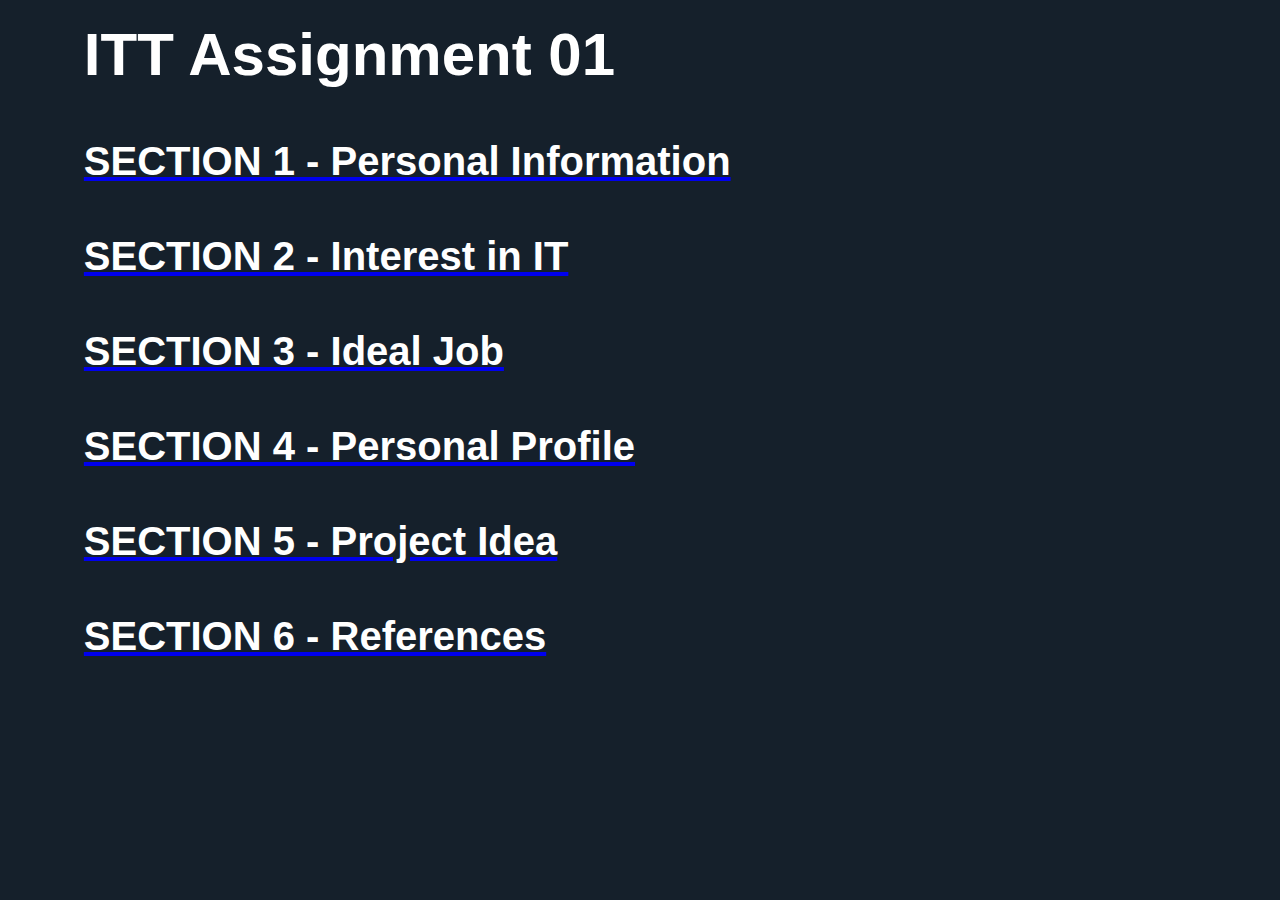
<file: index.html>
<!DOCTYPE html>
<html>
<head>
  <link rel="stylesheet" href="styles.css">
</head>
<body>
	
	<h1>ITT Assignment 01</h1>
	
	<a href="0Personal Information.html"><h4>SECTION 1 - Personal Information</h4></a>
	<a href="1Interest in IT.html"><h4>SECTION 2 - Interest in IT</h4></a>
	<a href="2Ideal Job.html"><h4>SECTION 3 - Ideal Job</h4></a>
	<a href="3Personal Profile.html"><h4>SECTION 4 - Personal Profile</h4></a>
	<a href="4Project Idea.html"><h4>SECTION 5 - Project Idea</h4></a>
	<a href="5References.html"><h4>SECTION 6 - References</h4></a>

</body>
</html>
</file>
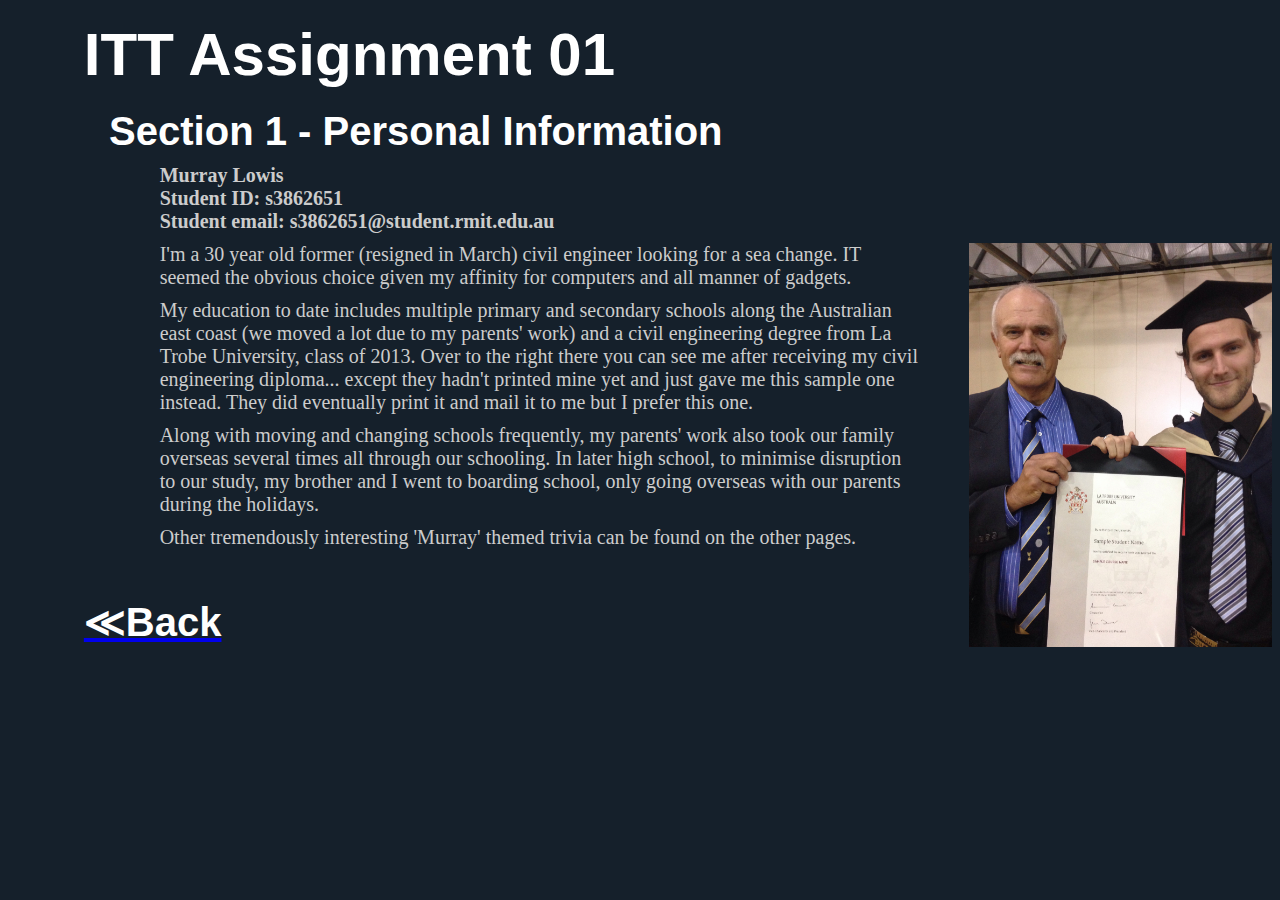
<file: 0Personal Information.html>
<!DOCTYPE html>
<html>
<head>
  <link rel="stylesheet" href="styles.css">
</head>
<body>
	
	<h1>ITT Assignment 01</h1>
	<h2>Section 1 - Personal Information</h2>
	
	<p>
	<strong>
		Murray Lowis<br>
		Student ID: s3862651<br>
		Student email: s3862651@student.rmit.edu.au<br>
	</strong>
	</p>

	<img src="Images/Sample Student.jpg">

	<p>I'm a 30 year old former (resigned in March) civil engineer looking for a sea change. IT seemed the obvious choice given my affinity for computers and all manner of gadgets.</p>
	<p>My education to date includes multiple primary and secondary schools along the Australian east coast (we moved a lot due to my parents' work) and a civil engineering degree from La Trobe University, class of 2013. Over to the right there you can see me after receiving my civil engineering diploma... except they hadn't printed mine yet and just gave me this sample one instead. They did eventually print it and mail it to me but I prefer this one.</p>
	<p>Along with moving and changing schools frequently, my parents' work also took our family overseas several times all through our schooling. In later high school, to minimise disruption to our study, my brother and I went to boarding school, only going overseas with our parents during the holidays.</p>
	<p>Other tremendously interesting 'Murray' themed trivia can be found on the other pages.</p>

	<a href="index.html"><h4>&#8810Back</h4></a>

</body>
</html>
</file>
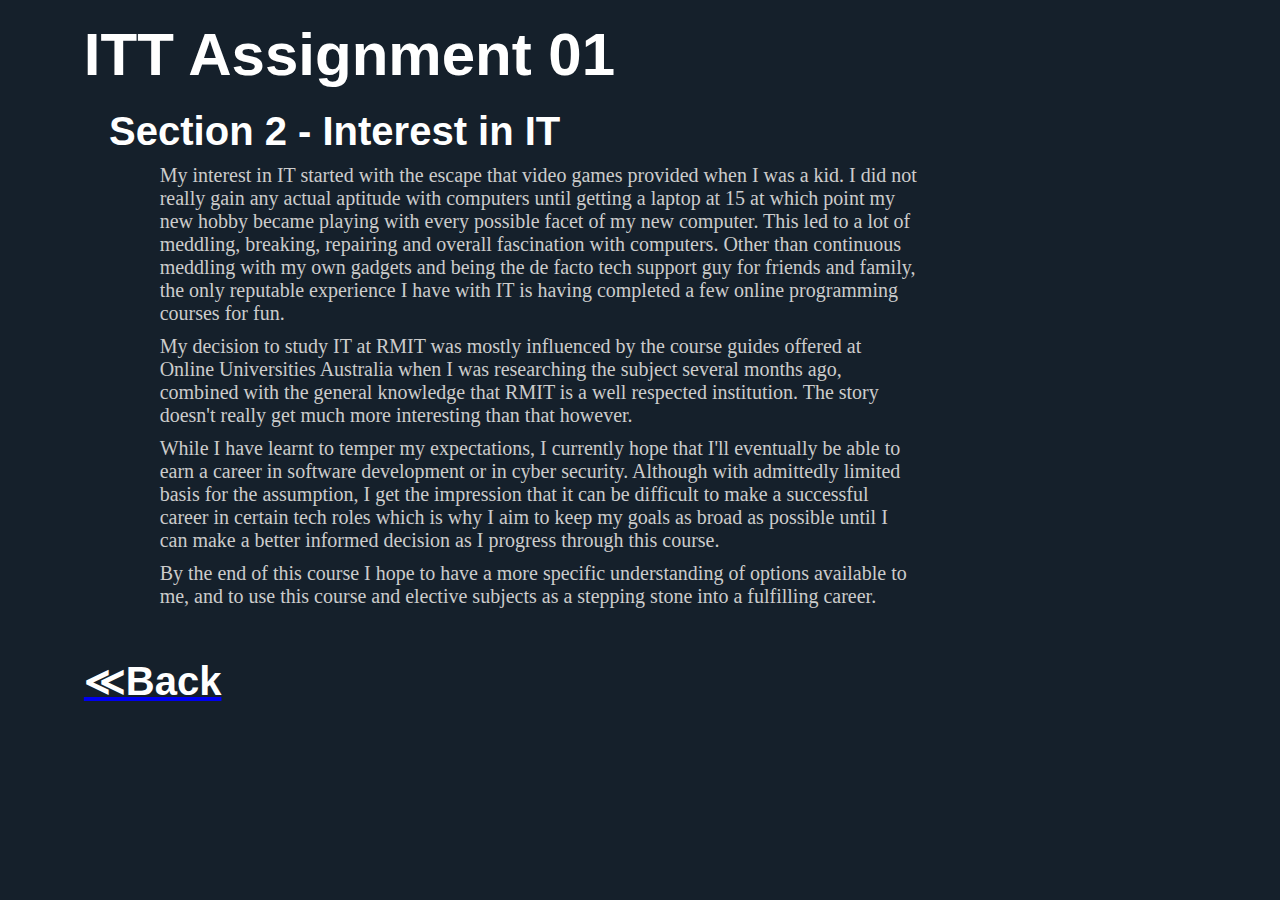
<file: 1Interest in IT.html>
<!DOCTYPE html>
<html>
<head>
  <link rel="stylesheet" href="styles.css">
</head>
<body>
	
	<h1>ITT Assignment 01</h1>
	<h2>Section 2 - Interest in IT</h2>
	
	<p>My interest in IT started with the escape that video games provided when I was a kid. I did not really gain any actual aptitude with computers until getting a laptop at 15 at which point my new hobby became playing with every possible facet of my new computer. This led to a lot of meddling, breaking, repairing and overall fascination with computers. Other than continuous meddling with my own gadgets and being the de facto tech support guy for friends and family, the only reputable experience I have with IT is having completed a few online programming courses for fun.</p>
	<p>My decision to study IT at RMIT was mostly influenced by the course guides offered at Online Universities Australia when I was researching the subject several months ago, combined with the general knowledge that RMIT is a well respected institution. The story doesn't really get much more interesting than that however.</p>
	<p>While I have learnt to temper my expectations, I currently hope that I'll eventually be able to earn a career in software development or in cyber security. Although with admittedly limited basis for the assumption, I get the impression that it can be difficult to make a successful career in certain tech roles which is why I aim to keep my goals as broad as possible until I can make a better informed decision as I progress through this course.</p>
	<p>By the end of this course I hope to have a more specific understanding of options available to me, and to use this course and elective subjects as a stepping stone into a fulfilling career.</p>

	<a href="index.html"><h4>&#8810Back</h4></a>

</body>
</html>
</file>
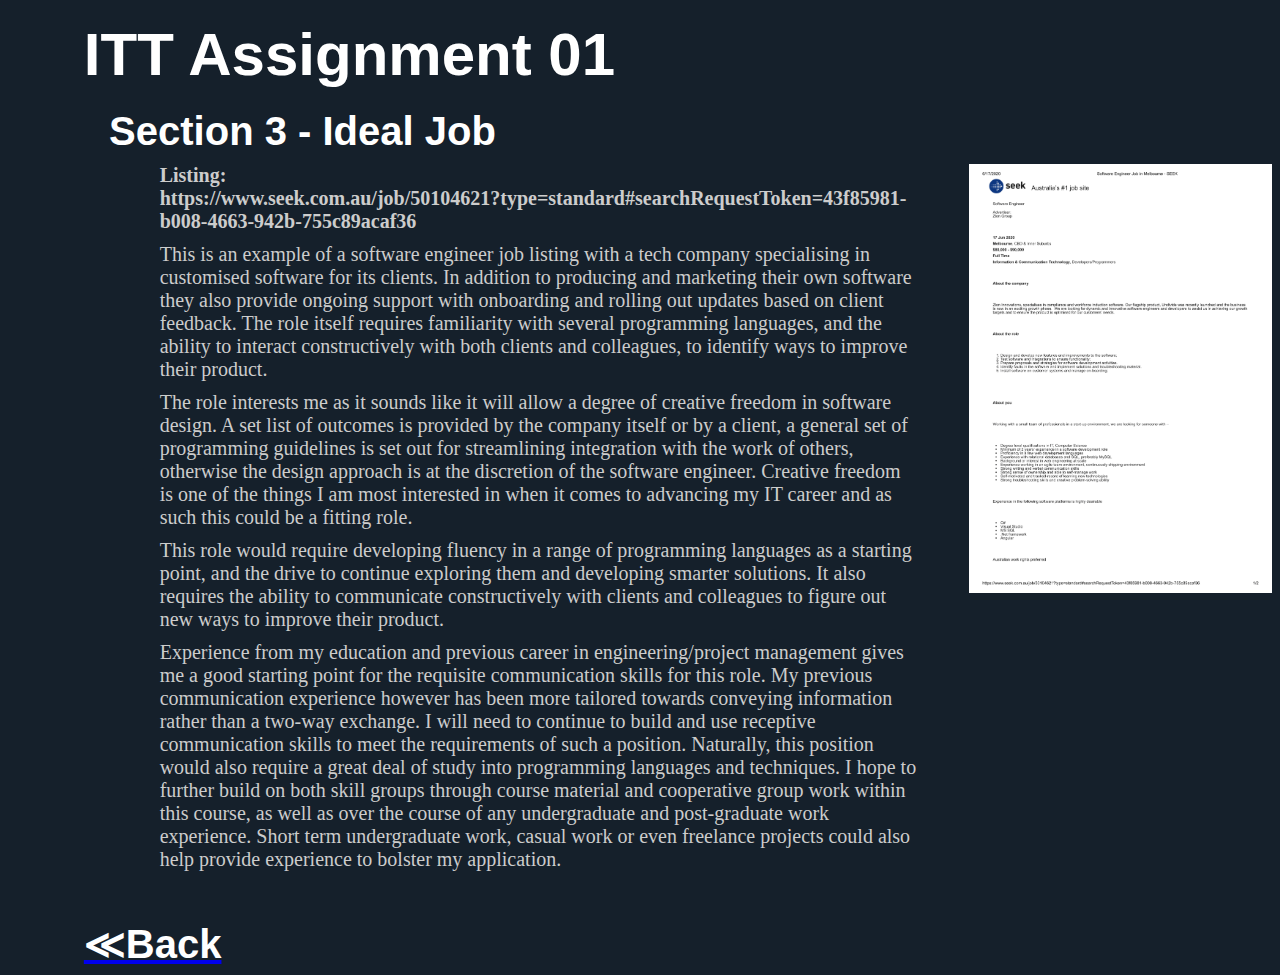
<file: 2Ideal Job.html>
<!DOCTYPE html>
<html>
<head>
  <link rel="stylesheet" href="styles.css">
</head>
<body>
	
	<h1>ITT Assignment 01</h1>
	<h2>Section 3 - Ideal Job</h2>

	<img src="Images/Software Engineer Job.png">

	<p>
	<strong>
		Listing:<br>
		https://www.seek.com.au/job/50104621?type=standard#searchRequestToken=43f85981-b008-4663-942b-755c89acaf36<br>
	</strong>
	</p>

	<p>This is an example of a software engineer job listing with a tech company specialising in customised software for its clients. In addition to producing and marketing their own software they also provide ongoing support with onboarding and rolling out updates based on client feedback. The role itself requires familiarity with several programming languages, and the ability to interact constructively with both clients and colleagues, to identify ways to improve their product.</p>
	<p>The role interests me as it sounds like it will allow a degree of creative freedom in software design. A set list of outcomes is provided by the company itself or by a client, a general set of programming guidelines is set out for streamlining integration with the work of others, otherwise the design approach is at the discretion of the software engineer. Creative freedom is one of the things I am most interested in when it comes to advancing my IT career and as such this could be a fitting role.</p>
	<p>This role would require developing fluency in a range of programming languages as a starting point, and the drive to continue exploring them and developing smarter solutions. It also requires the ability to communicate constructively with clients and colleagues to figure out new ways to improve their product.</p>
	<p>Experience from my education and previous career in engineering/project management gives me a good starting point for the requisite communication skills for this role. My previous communication experience however has been more tailored towards conveying information rather than a two-way exchange. I will need to continue to build and use receptive communication skills to meet the requirements of such a position. Naturally, this position would also require a great deal of study into programming languages and techniques. I hope to further build on both skill groups through course material and cooperative group work within this course, as well as over the course of any undergraduate and post-graduate work experience. Short term undergraduate work, casual work or even freelance projects could also help provide experience to bolster my application.</p>

	<a href="index.html"><h4>&#8810Back</h4></a>

</body>
</html>
</file>
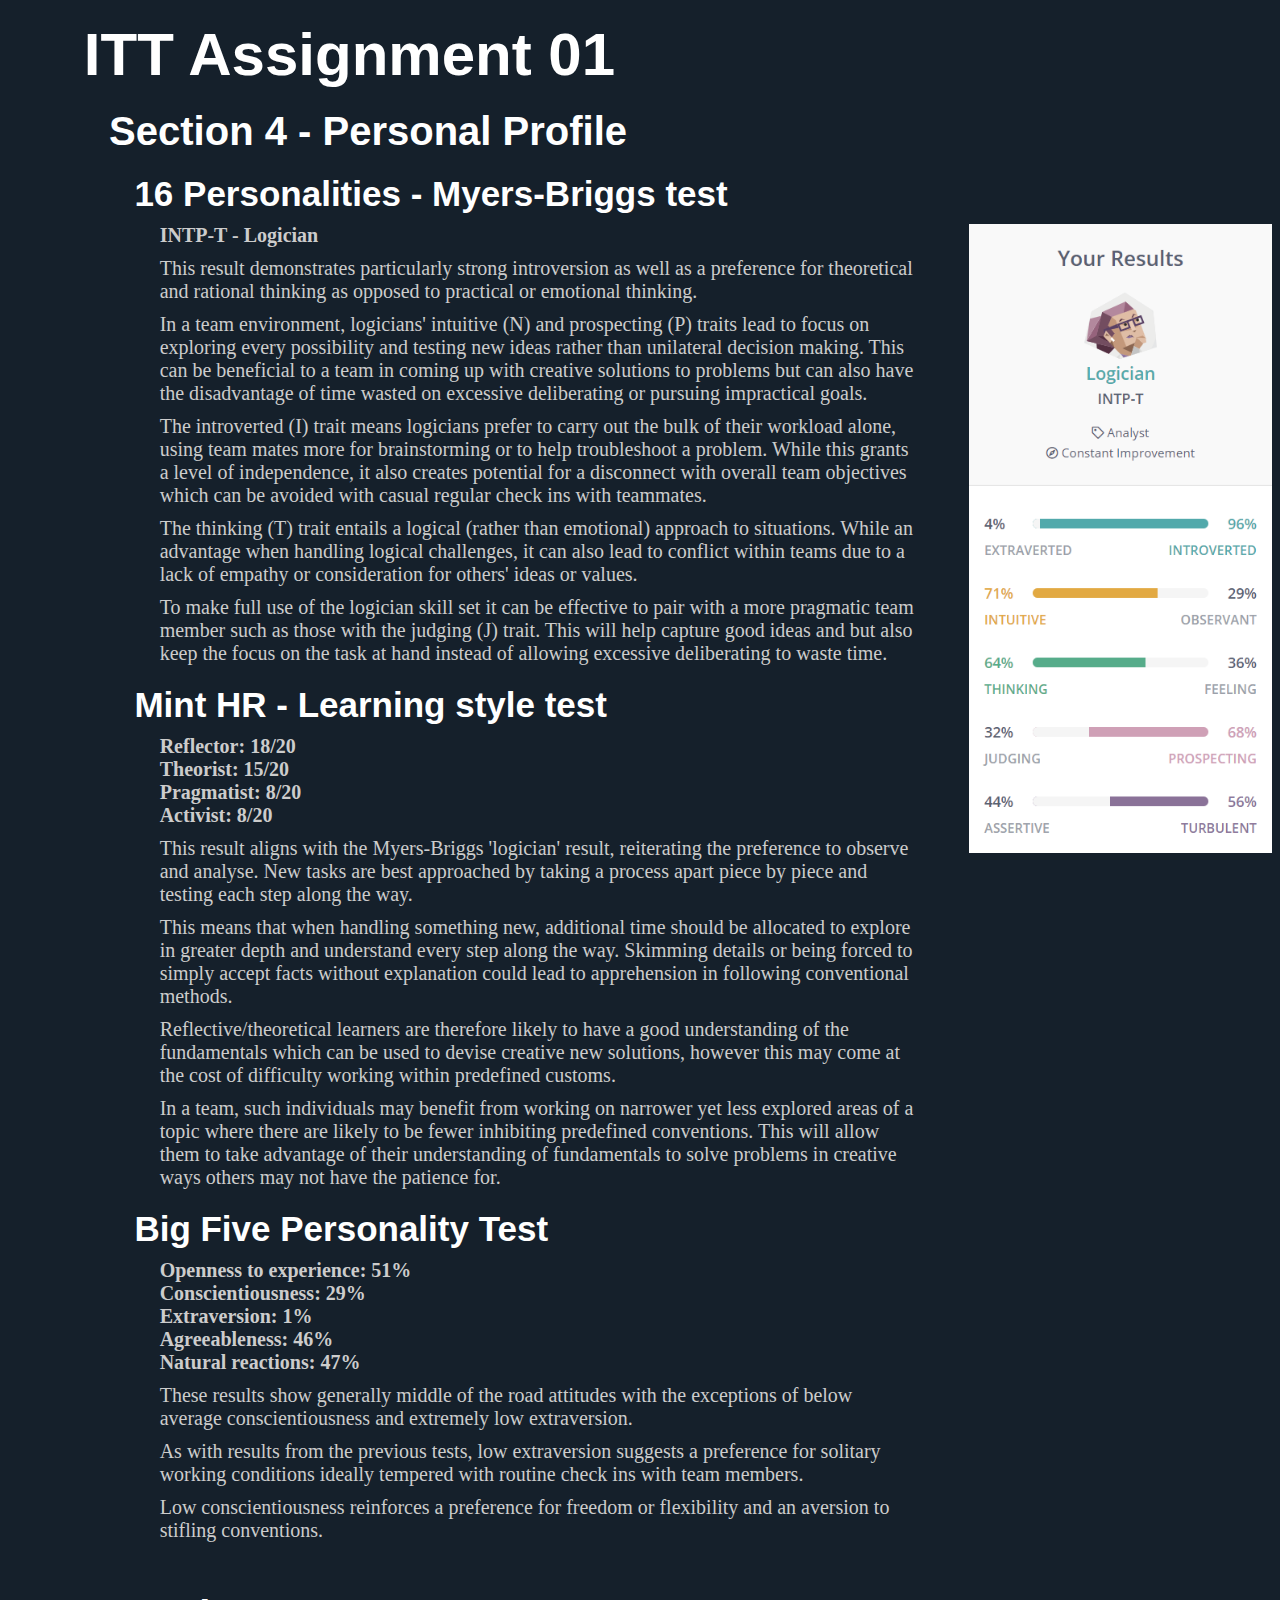
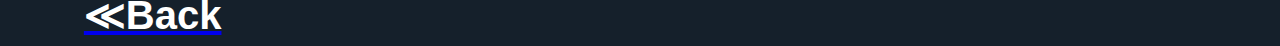
<file: 3Personal Profile.html>
<!DOCTYPE html>
<html>
<head>
  <link rel="stylesheet" href="styles.css">
</head>
<body>
	<h1>ITT Assignment 01</h1>
	<h2>Section 4 - Personal Profile</h2>

	<h3>16 Personalities - Myers-Briggs test</h3>
	
	<img src="Images/16 Personalities result.png">
	
	<p><strong>INTP-T - Logician</strong></p>
	
	<p>This result demonstrates particularly strong introversion as well as a preference for theoretical and rational thinking as opposed to practical or emotional thinking.</p>
	<p>In a team environment, logicians' intuitive (N) and prospecting (P) traits lead to focus on exploring every possibility and testing new ideas rather than unilateral decision making. This can be beneficial to a team in coming up with creative solutions to problems but can also have the disadvantage of time wasted on excessive deliberating or pursuing impractical goals.</p>
	<p>The introverted (I) trait means logicians prefer to carry out the bulk of their workload alone, using team mates more for brainstorming or to help troubleshoot a problem. While this grants a level of independence, it also creates potential for a disconnect with overall team objectives which can be avoided with casual regular check ins with teammates.</p>
	<p>The thinking (T) trait entails a logical (rather than emotional) approach to situations. While an advantage when handling logical challenges, it can also lead to conflict within teams due to a lack of empathy or consideration for others' ideas or values.</p>
	<p>To make full use of the logician skill set it can be effective to pair with a more pragmatic team member such as those with the judging (J) trait. This will help capture good ideas and but also keep the focus on the task at hand instead of allowing excessive deliberating to waste time.</p>

	<h3>Mint HR - Learning style test</h3>
	
	<p>
	<strong>
		Reflector: 18/20<br>
		Theorist: 15/20<br>
		Pragmatist: 8/20<br>
		Activist: 8/20<br>
	</strong>
	</p>
	
	<p>This result aligns with the Myers-Briggs 'logician' result, reiterating the preference to observe and analyse. New tasks are best approached by taking a process apart piece by piece and testing each step along the way.</p>
	<p>This means that when handling something new, additional time should be allocated to explore in greater depth and understand every step along the way. Skimming details or being forced to simply accept facts without explanation could lead to apprehension in following conventional methods.</p>
	<p>Reflective/theoretical learners are therefore likely to have a good understanding of the fundamentals which can be used to devise creative new solutions, however this may come at the cost of difficulty working within predefined customs.</p>
	<p>In a team, such individuals may benefit from working on narrower yet less explored areas of a topic where there are likely to be fewer inhibiting predefined conventions. This will allow them to take advantage of their understanding of fundamentals to solve problems in creative ways others may not have the patience for.</p>

	<h3>Big Five Personality Test</h3>
	
	<p>
	<strong>
		Openness to experience: 51%<br>
		Conscientiousness: 29%<br>
		Extraversion: 1%<br>
		Agreeableness: 46%<br>
		Natural reactions: 47%<br>
	</strong>
	</p>

	<p>These results show generally middle of the road attitudes with the exceptions of below average conscientiousness and extremely low extraversion.</p>
	<p>As with results from the previous tests, low extraversion suggests a preference for solitary working conditions ideally tempered with routine check ins with team members.</p>
	<p>Low conscientiousness reinforces a preference for freedom or flexibility and an aversion to stifling conventions.</p>	

	<a href="index.html"><h4>&#8810Back</h4></a>
</body>
</html>
</file>
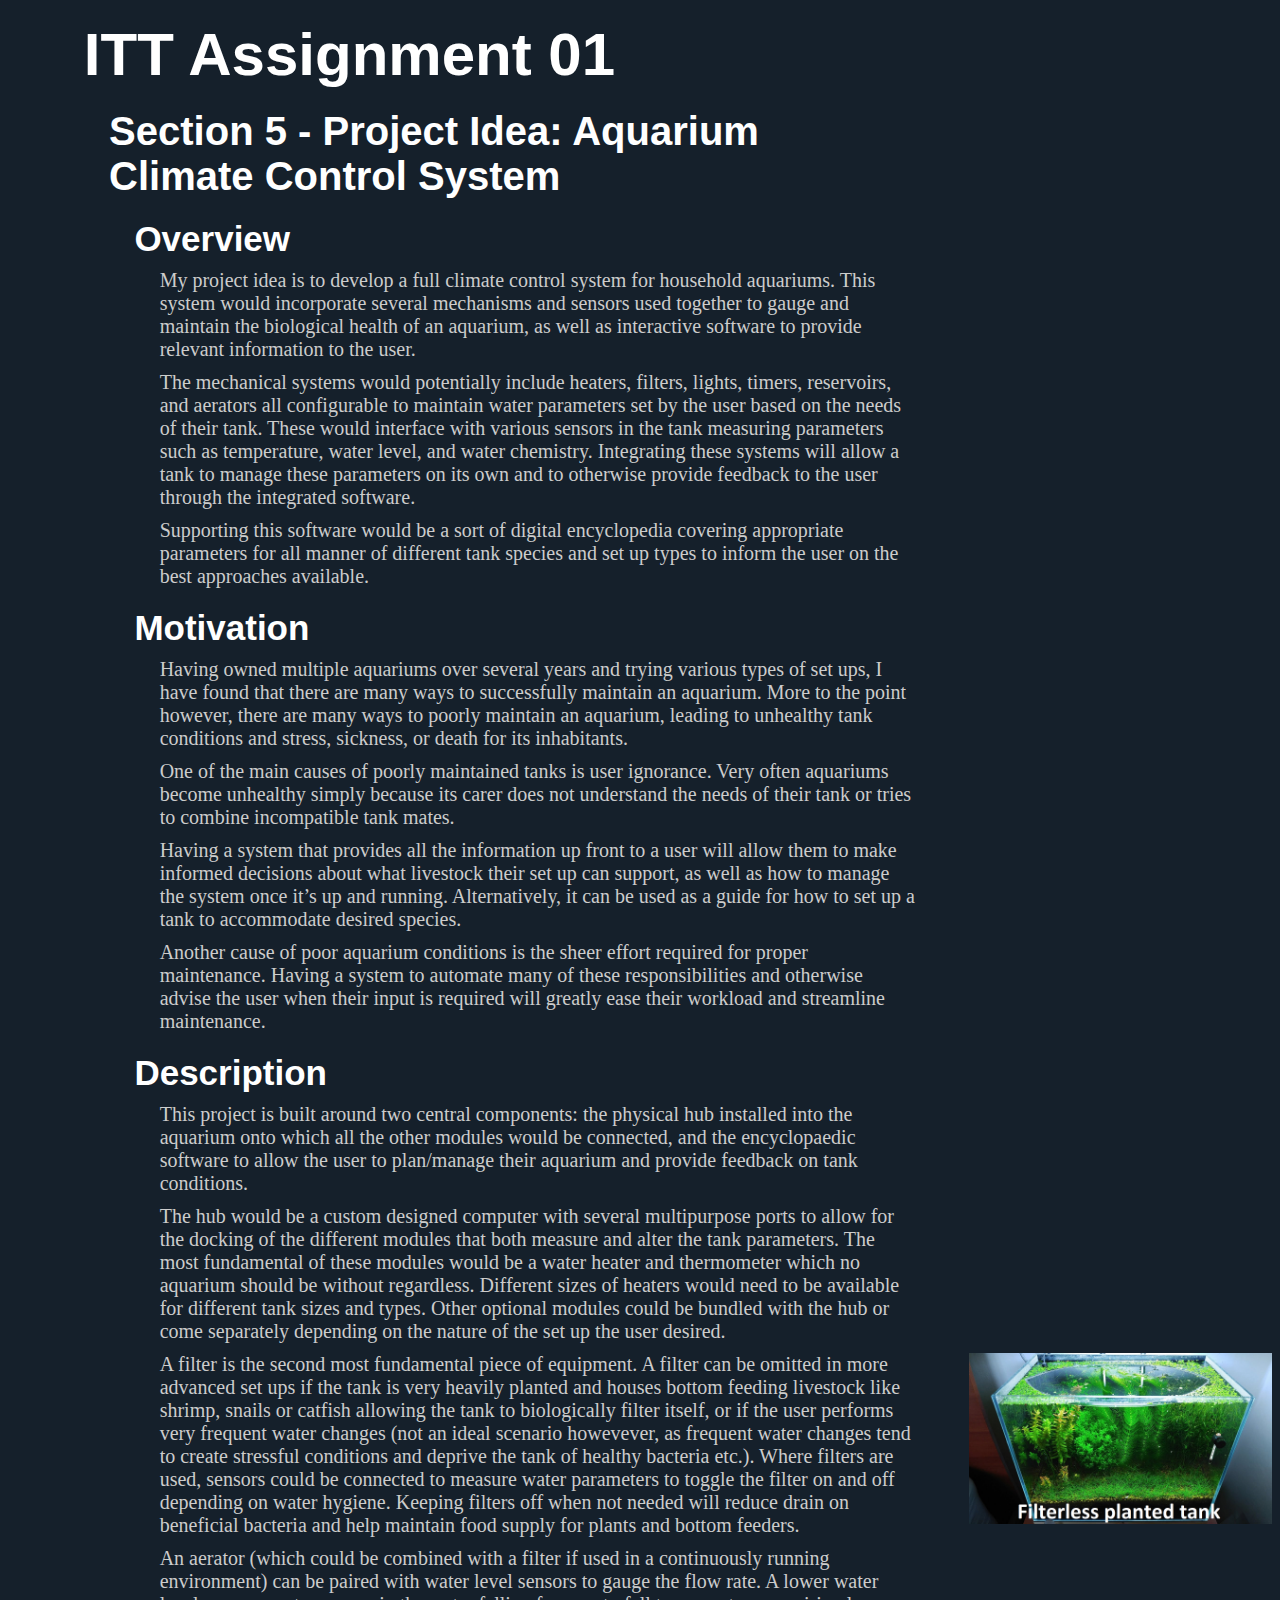
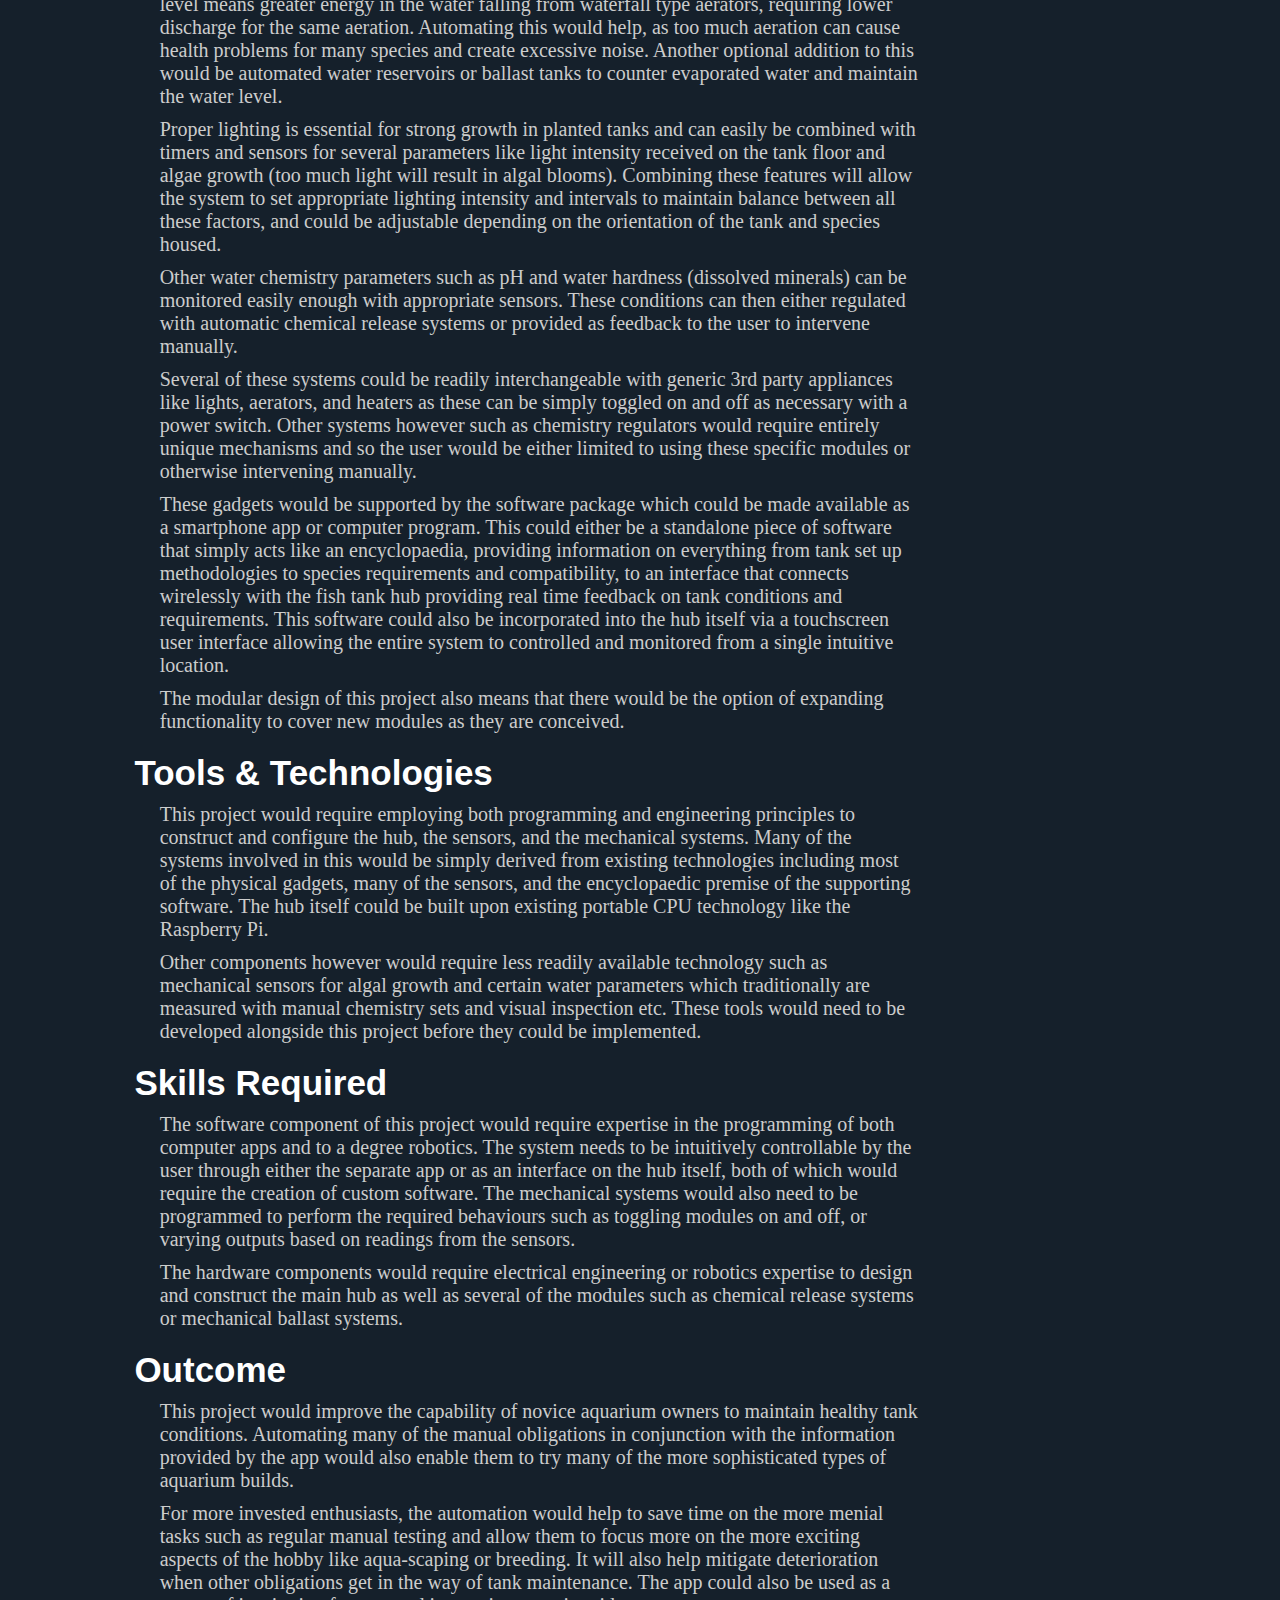
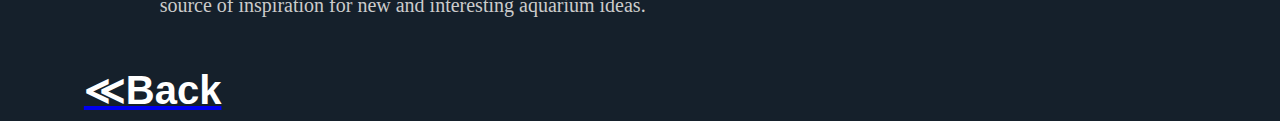
<file: 4Project Idea.html>
<!DOCTYPE html>
<html>
<head>
  <link rel="stylesheet" href="styles.css">
</head>
<body>
	<h1>ITT Assignment 01</h1>
	<h2>Section 5 - Project Idea: Aquarium Climate Control System</h2>
	
	<h3>Overview</h3>
	<p>My project idea is to develop a full climate control system for household aquariums. This system would incorporate several mechanisms and sensors used together to gauge and maintain the biological health of an aquarium, as well as interactive software to provide relevant information to the user.</p>
	<p>The mechanical systems would potentially include heaters, filters, lights, timers, reservoirs, and aerators all configurable to maintain water parameters set by the user based on the needs of their tank. These would interface with various sensors in the tank measuring parameters such as temperature, water level, and water chemistry. Integrating these systems will allow a tank to manage these parameters on its own and to otherwise provide feedback to the user through the integrated software.</p>
	<p>Supporting this software would be a sort of digital encyclopedia covering appropriate parameters for all manner of different tank species and set up types to inform the user on the best approaches available.</p>
	
	<h3>Motivation</h3>
	<p>Having owned multiple aquariums over several years and trying various types of set ups, I have found that there are many ways to successfully maintain an aquarium. More to the point however, there are many ways to poorly maintain an aquarium, leading to unhealthy tank conditions and stress, sickness, or death for its inhabitants.</p>
	<p>One of the main causes of poorly maintained tanks is user ignorance. Very often aquariums become unhealthy simply because its carer does not understand the needs of their tank or tries to combine incompatible tank mates.</p>
	<p>Having a system that provides all the information up front to a user will allow them to make informed decisions about what livestock their set up can support, as well as how to manage the system once it’s up and running. Alternatively, it can be used as a guide for how to set up a tank to accommodate desired species.</p>
	<p>Another cause of poor aquarium conditions is the sheer effort required for proper maintenance. Having a system to automate many of these responsibilities and otherwise advise the user when their input is required will greatly ease their workload and streamline maintenance.</p>

	<h3>Description</h3>
	<p>This project is built around two central components: the physical hub installed into the aquarium onto which all the other modules would be connected, and the encyclopaedic software to allow the user to plan/manage their aquarium and provide feedback on tank conditions.</p>
	<p>The hub would be a custom designed computer with several multipurpose ports to allow for the docking of the different modules that both measure and alter the tank parameters. The most fundamental of these modules would be a water heater and thermometer which no aquarium should be without regardless. Different sizes of heaters would need to be available for different tank sizes and types. Other optional modules could be bundled with the hub or come separately depending on the nature of the set up the user desired.</p>
	<img src="Images/Filterless Walstad tank.png">
	<p>A filter is the second most fundamental piece of equipment. A filter can be omitted in more advanced set ups if the tank is very heavily planted and houses bottom feeding livestock like shrimp, snails or catfish allowing the tank to biologically filter itself, or if the user performs very frequent water changes (not an ideal scenario howevever, as frequent water changes tend to create stressful conditions and deprive the tank of healthy bacteria etc.). Where filters are used, sensors could be connected to measure water parameters to toggle the filter on and off depending on water hygiene. Keeping filters off when not needed will reduce drain on beneficial bacteria and help maintain food supply for plants and bottom feeders.</p>
	<p>An aerator (which could be combined with a filter if used in a continuously running environment) can be paired with water level sensors to gauge the flow rate. A lower water level means greater energy in the water falling from waterfall type aerators, requiring lower discharge for the same aeration. Automating this would help, as too much aeration can cause health problems for many species and create excessive noise. Another optional addition to this would be automated water reservoirs or ballast tanks to counter evaporated water and maintain the water level.</p>
	<p>Proper lighting is essential for strong growth in planted tanks and can easily be combined with timers and sensors for several parameters like light intensity received on the tank floor and algae growth (too much light will result in algal blooms). Combining these features will allow the system to set appropriate lighting intensity and intervals to maintain balance between all these factors, and could be adjustable depending on the orientation of the tank and species housed.</p>
	<p>Other water chemistry parameters such as pH and water hardness (dissolved minerals) can be monitored easily enough with appropriate sensors. These conditions can then either regulated with automatic chemical release systems or provided as feedback to the user to intervene manually.</p>
	<p>Several of these systems could be readily interchangeable with generic 3rd party appliances like lights, aerators, and heaters as these can be simply toggled on and off as necessary with a power switch. Other systems however such as chemistry regulators would require entirely unique mechanisms and so the user would be either limited to using these specific modules or otherwise intervening manually.</p>
	<p>These gadgets would be supported by the software package which could be made available as a smartphone app or computer program. This could either be a standalone piece of software that simply acts like an encyclopaedia, providing information on everything from tank set up methodologies to species requirements and compatibility, to an interface that connects wirelessly with the fish tank hub providing real time feedback on tank conditions and requirements. This software could also be incorporated into the hub itself via a touchscreen user interface allowing the entire system to controlled and monitored from a single intuitive location.</p>
	<p>The modular design of this project also means that there would be the option of expanding functionality to cover new modules as they are conceived.</p>

	<h3>Tools & Technologies</h3>
	<p>This project would require employing both programming and engineering principles to construct and configure the hub, the sensors, and the mechanical systems. Many of the systems involved in this would be simply derived from existing technologies including most of the physical gadgets, many of the sensors, and the encyclopaedic premise of the supporting software. The hub itself could be built upon existing portable CPU technology like the Raspberry Pi.</p>
	<p>Other components however would require less readily available technology such as mechanical sensors for algal growth and certain water parameters which traditionally are measured with manual chemistry sets and visual inspection etc. These tools would need to be developed alongside this project before they could be implemented.</p>

	<h3>Skills Required</h3>
	<p>The software component of this project would require expertise in the programming of both computer apps and to a degree robotics. The system needs to be intuitively controllable by the user through either the separate app or as an interface on the hub itself, both of which would require the creation of custom software. The mechanical systems would also need to be programmed to perform the required behaviours such as toggling modules on and off, or varying outputs based on readings from the sensors.</p>
	<p>The hardware components would require electrical engineering or robotics expertise to design and construct the main hub as well as several of the modules such as chemical release systems or mechanical ballast systems.</p>

	<h3>Outcome</h3>
	<p>This project would improve the capability of novice aquarium owners to maintain healthy tank conditions. Automating many of the manual obligations in conjunction with the information provided by the app would also enable them to try many of the more sophisticated types of aquarium builds.</p>
	<p>For more invested enthusiasts, the automation would help to save time on the more menial tasks such as regular manual testing and allow them to focus more on the more exciting aspects of the hobby like aqua-scaping or breeding. It will also help mitigate deterioration when other obligations get in the way of tank maintenance. The app could also be used as a source of inspiration for new and interesting aquarium ideas.</p>

	<a href="index.html"><h4>&#8810Back</h4></a>
</body>
</html>
</file>
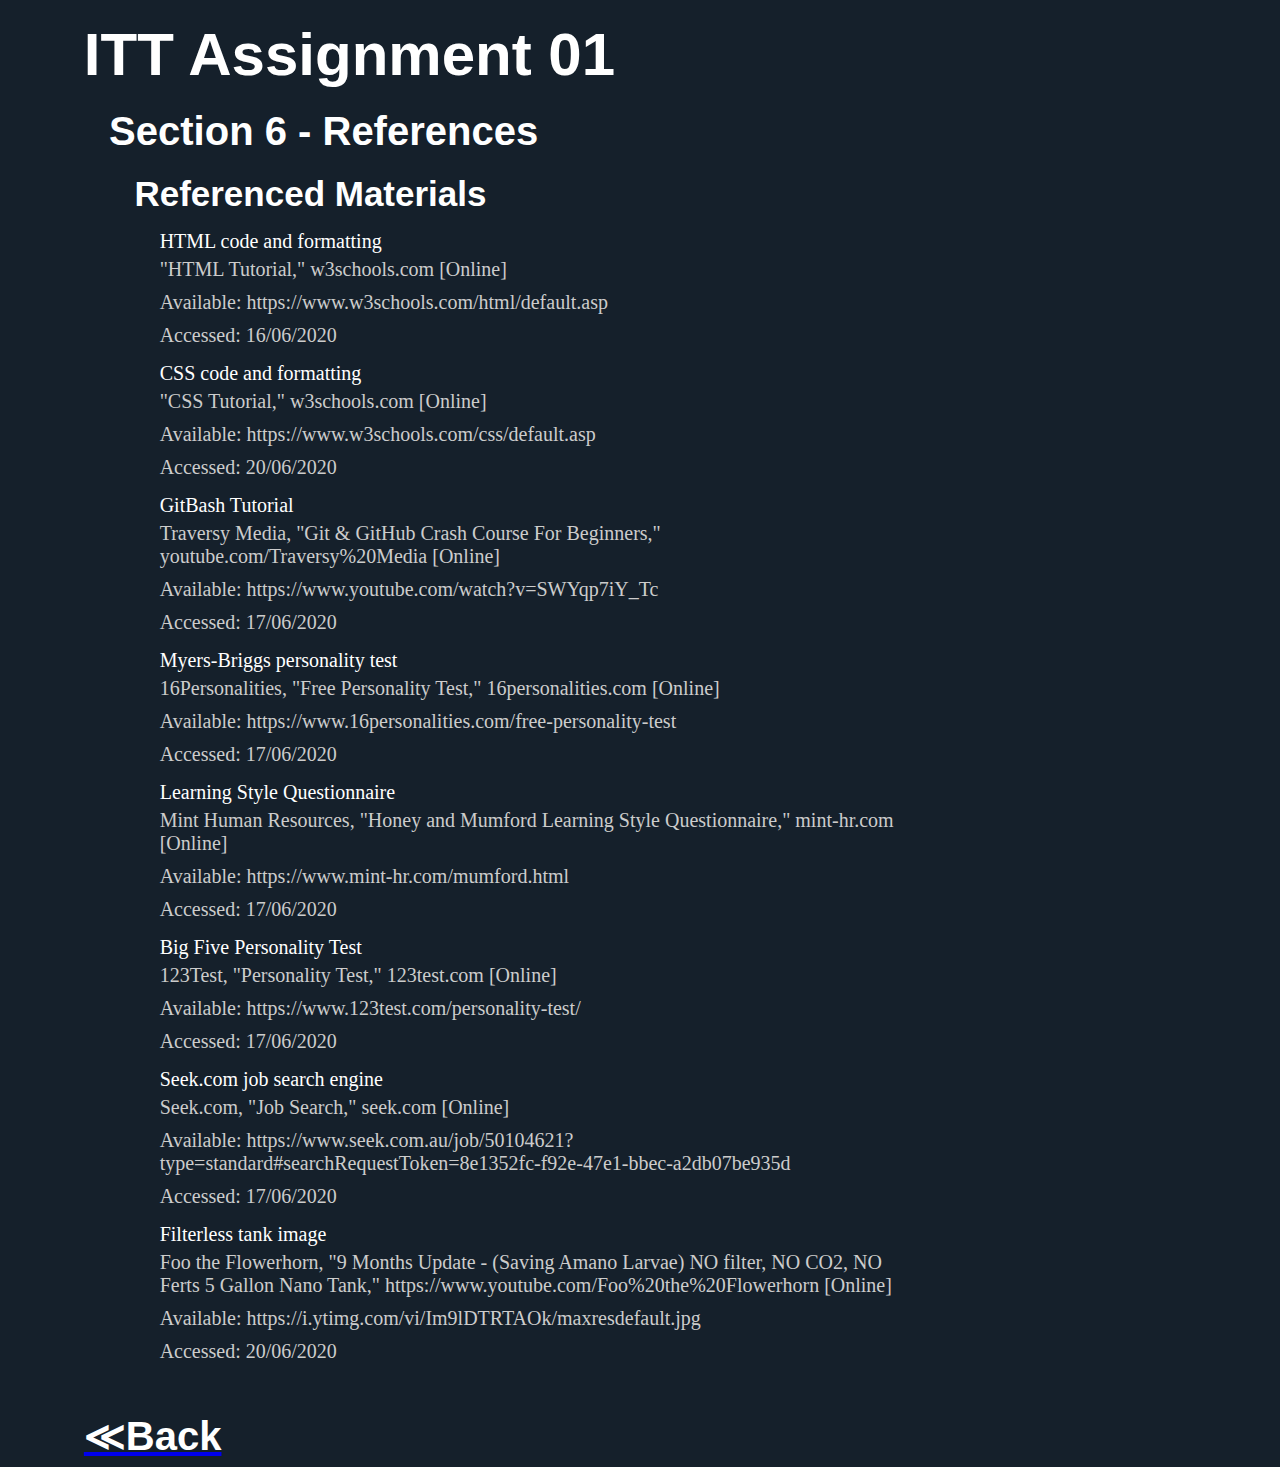
<file: 5References.html>
<!DOCTYPE html>
<html>
<head>
  <link rel="stylesheet" href="styles.css">
</head>
<body>
	
	<h1>ITT Assignment 01</h1>
	<h2>Section 6 - References</h2>
	
	<h3>Referenced Materials</h3>
	<dl>
		<dt>HTML code and formatting</dt>
			<dd>"HTML Tutorial," w3schools.com [Online]</dd>
			<dd>Available: https://www.w3schools.com/html/default.asp</dd>
			<dd>Accessed: 16/06/2020</dd>
		<dt>CSS code and formatting</dt>
			<dd>"CSS Tutorial," w3schools.com [Online]</dd>
			<dd>Available: https://www.w3schools.com/css/default.asp</dd>
			<dd>Accessed: 20/06/2020</dd>
		<dt>GitBash Tutorial</dt>
			<dd>Traversy Media, "Git & GitHub Crash Course For Beginners," youtube.com/Traversy%20Media [Online]</dd>
			<dd>Available: https://www.youtube.com/watch?v=SWYqp7iY_Tc</dd>
			<dd>Accessed: 17/06/2020</dd>
		<dt>Myers-Briggs personality test</dt>
			<dd>16Personalities, "Free Personality Test," 16personalities.com [Online]</dd>
			<dd>Available: https://www.16personalities.com/free-personality-test</dd>
			<dd>Accessed: 17/06/2020</dd>
		<dt>Learning Style Questionnaire</dt>
			<dd>Mint Human Resources, "Honey and Mumford Learning Style Questionnaire," mint-hr.com [Online]</dd>
			<dd>Available: https://www.mint-hr.com/mumford.html</dd>
			<dd>Accessed: 17/06/2020</dd>
		<dt>Big Five Personality Test</dt>
			<dd>123Test, "Personality Test," 123test.com [Online]</dd>
			<dd>Available: https://www.123test.com/personality-test/</dd>
			<dd>Accessed: 17/06/2020</dd>
		<dt>Seek.com job search engine</dt>
			<dd>Seek.com, "Job Search," seek.com [Online]</dd>
			<dd>Available: https://www.seek.com.au/job/50104621?type=standard#searchRequestToken=8e1352fc-f92e-47e1-bbec-a2db07be935d</dd>
			<dd>Accessed: 17/06/2020</dd>
		<dt>Filterless tank image</dt>
			<dd>Foo the Flowerhorn, "9 Months Update - (Saving Amano Larvae) NO filter, NO CO2, NO Ferts 5 Gallon Nano Tank," https://www.youtube.com/Foo%20the%20Flowerhorn [Online]</dd>
			<dd>Available: https://i.ytimg.com/vi/Im9lDTRTAOk/maxresdefault.jpg</dd>
			<dd>Accessed: 20/06/2020</dd>
		</dl>

	<a href="index.html"><h4>&#8810Back</h4></a>
</body>
</html>
</file>
<file: styles.css>
body {
	background-color: #15202b;
	color: #ffffff;
}

h1 {
	margin: 20px 0% 20px 6%;
	font-size: 60px;
	font-family: sans-serif;
	width: 60%;
}

h2 {
	margin: 10px 0% 10px 8%;
	font-size: 40px;
	font-family: sans-serif;
	width: 60%;
}

h3 {
	margin: 20px 0% 10px 10%;
	font-size: 35px;
	font-family: sans-serif;
	width: 60%;
}

h4 {
	margin: 50px 0% 0px 6%;
	font-size: 40px;
	font-family: sans-serif;
	color: #ffffff;
	width: 60%;
}

p {
	margin: 5px 0% 10px 12%;
	font-size: 20px;
	color: #cccccc;
	width: 60%;
}

dt {
	margin: 15px 0% 5px 12%;
	font-size: 20px;
	width: 60%;
}

dd {
	margin: 5px 0% 10px 12%;
	font-size: 20px;
	color: #cccccc;
	width: 60%;
}

img {
	float: right;
	width: 24%;
	margin: 0px 0% 0px 4%;
}
</file>
